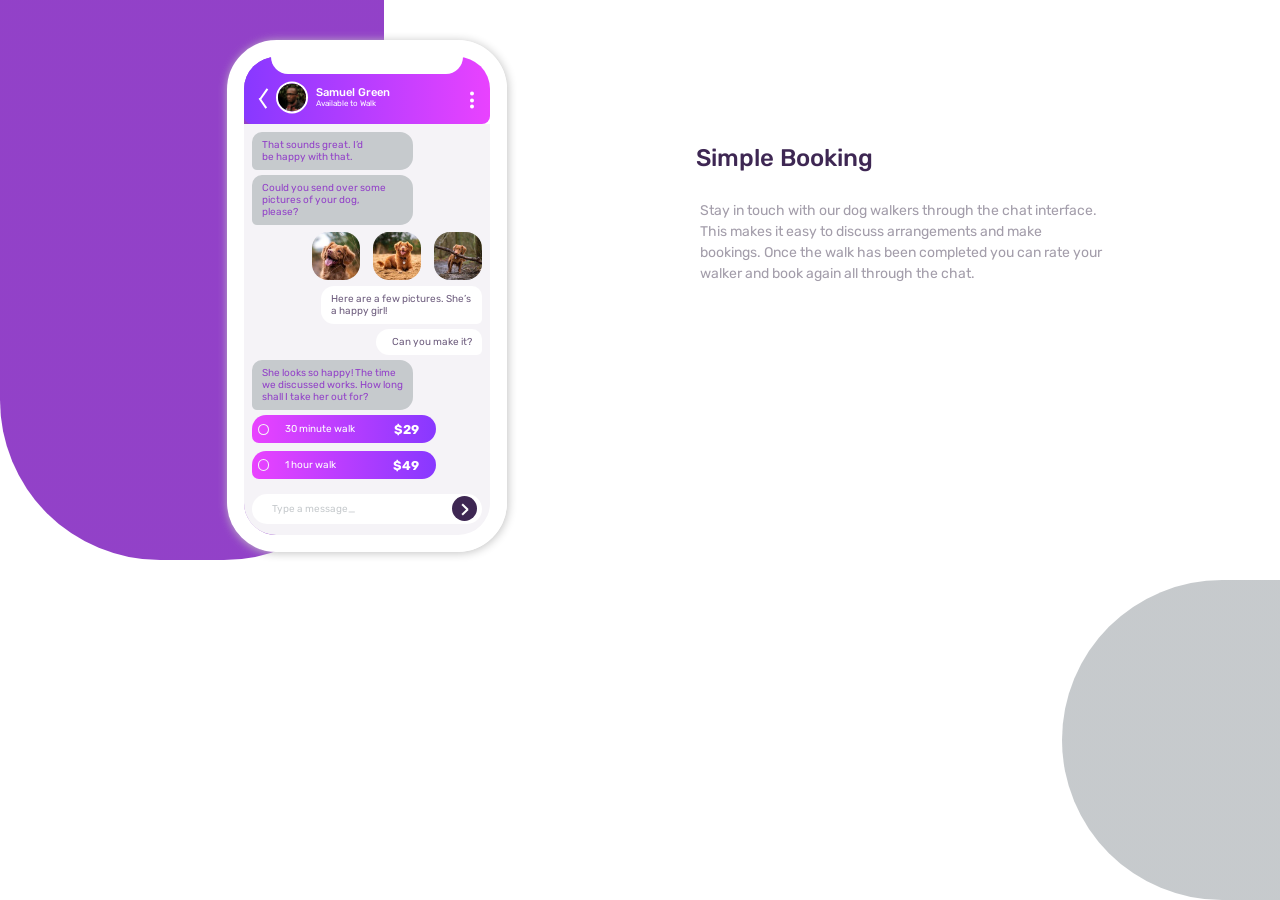
<file: chat-app-css-illustration-master/chat-app-css-illustration-master/index.html>
<!DOCTYPE html>
<html lang="en">
<head>
    <meta charset="UTF-8">
    <meta http-equiv="X-UA-Compatible" content="IE=edge">
    <meta name="viewport" content="width=device-width, initial-scale=1.0">
    <link rel="stylesheet" href="estilo.css">
    <link rel="preconnect" href="https://fonts.googleapis.com">
    <link rel="preconnect" href="https://fonts.gstatic.com" crossorigin>
    <link href="https://fonts.googleapis.com/css2?family=Rubik:wght@400;500;700&display=swap" rel="stylesheet">
    <title>Chat app CSS</title>
</head>
<body>
    <p id="background-purple"></p>
    <p id="background-gray"></p>
    <header>
        <div id="menu">
            <p id="menu-branco"></p>
            <div id="menu-content">
            <div id="menu-content1">
                <div id="menu-seta"></div>
                <img src="images/avatar.jpg" id="avatar">
            </div>
            <div id="menu-content2">
                <h1>Samuel Green</h1>
                <h2 id="state">Available to Walk</h2>
            </div>
            <div id="menu-content3">
                <div id="menu-pontos"></div>
            </div>
            </div>
        </div>
        <div class="talking">
            <p class="chat-left" id="text1">That sounds great. I’d be happy with that.</p>
            <p class="chat-left" id="text2"> Could you send over some pictures of your dog, please?</p>
            <div id="dog-imgs">
                <img src="images/dog-image-1.jpg">
                <img src="images/dog-image-2.jpg">
                <img src="images/dog-image-3.jpg">
            </div>
            <p class="chat-right" id="text3">Here are a few pictures. She’s a happy girl!</p>
            <p class="chat-right" id="text4">Can you make it?</p>
            <p class="chat-left" id="text5">She looks so happy! The time we discussed works. How long shall I take her out for?</p>
            <div class="msg-value">
                <p id="circle"></p>
                <p class="minute">30 minute walk</p>
                <p class="value">$29</p>
            </div>

            <div class="msg-value">
                <p id="circle"></p>
                <p class="minute">1 hour walk</p>
                <p class="value">$49</p>
            </div>

            <div class="type">
                <p class="type-text">Type a message_</p>
                <div id="seta"></div>
            </div>
        </div>
    </header>

    <main>
        <h2 id="title">Simple Booking</h2>
        <p id="description">  Stay in touch with our dog walkers through the chat interface. This makes it easy to 
            discuss arrangements and make bookings. Once the walk has been completed you can rate 
            your walker and book again all through the chat.</p>
    </main>
</body>
</html>
</file>
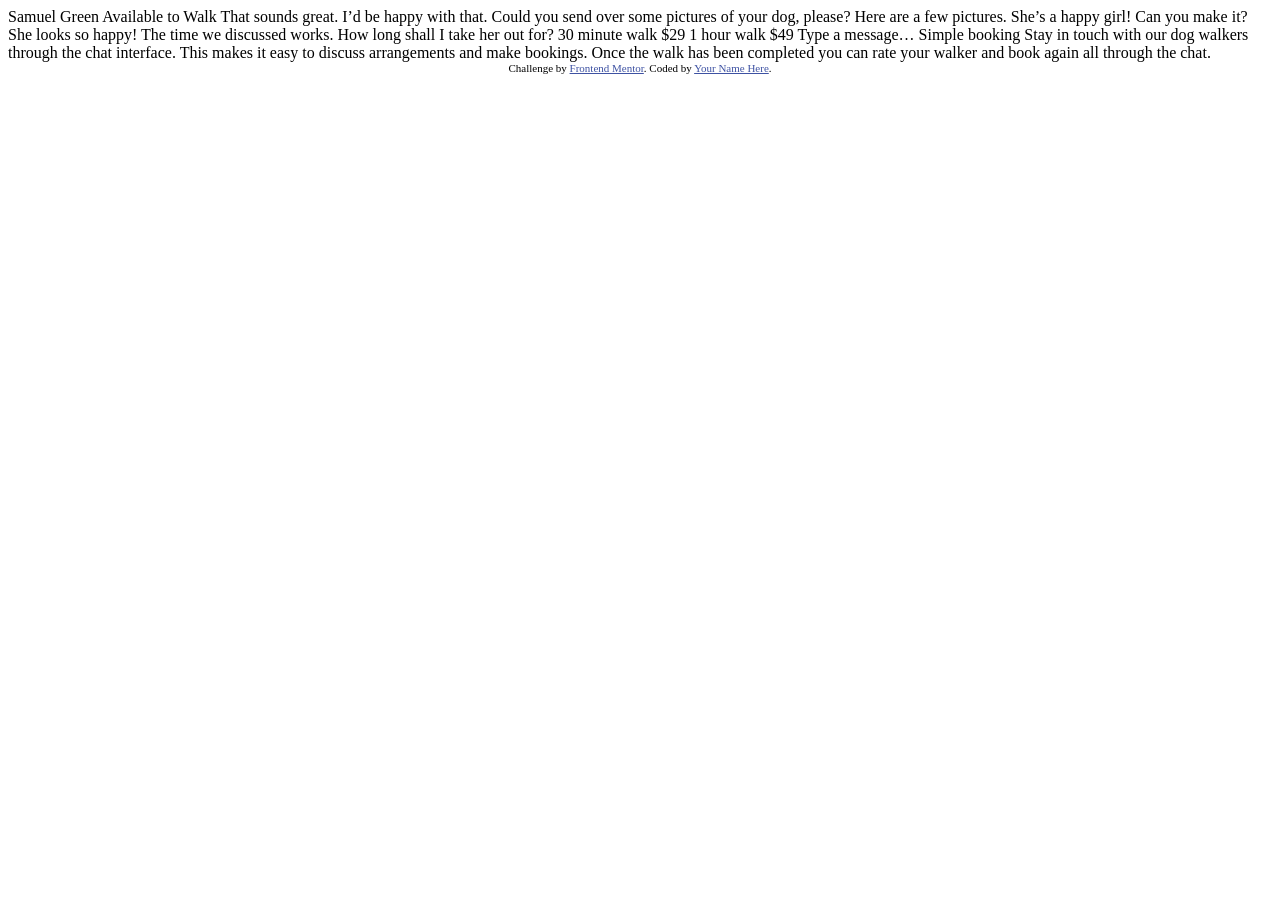
<file: chat-app-css/notes.html>
<!DOCTYPE html>
<html lang="en">
<head>
  <meta charset="UTF-8">
  <meta name="viewport" content="width=device-width, initial-scale=1.0"> <!-- displays site properly based on user's device -->

  <link rel="icon" type="image/png" sizes="32x32" href="./images/favicon-32x32.png">
  
  <title>Frontend Mentor | [Challenge Name Here]</title>

  <!-- Feel free to remove these styles or customise in your own stylesheet 👍 -->
  <style>
    .attribution { font-size: 11px; text-align: center; }
    .attribution a { color: hsl(228, 45%, 44%); }
  </style>
</head>
<body>

  Samuel Green
  Available to Walk

  That sounds great. I’d be happy with that.

  Could you send over some pictures of your dog, please?

  Here are a few pictures. She’s a happy girl!

  Can you make it?

  She looks so happy! The time we discussed works. How long shall I take her out for?

  30 minute walk
  $29

  1 hour walk
  $49

  Type a message…

  Simple booking

  Stay in touch with our dog walkers through the chat interface. This makes it easy to 
  discuss arrangements and make bookings. Once the walk has been completed you can rate 
  your walker and book again all through the chat.
  
  <div class="attribution">
    Challenge by <a href="https://www.frontendmentor.io?ref=challenge" target="_blank">Frontend Mentor</a>. 
    Coded by <a href="#">Your Name Here</a>.
  </div>
</body>
</html>
</file>
<file: chat-app-css-illustration-master/chat-app-css-illustration-master/estilo.css>
*{
    margin: 0;
    padding: 0;
    box-sizing: border-box;
}

body{
    font-size: 1em;
    font-family: "rubik";
    color: white;
    width: 90%;
    margin: 0 auto;
}

header{
    border: 1.1em solid white;
    border-top-left-radius: 3.1em;
    border-top-right-radius: 3.1em;
    box-shadow: 1px 1px 10px hsl(0, 0%, 76%);
    border-bottom-left-radius: 3.1em;
    border-bottom-right-radius: 3.1em;
    width: 370px;
    height: 740px;
    margin: 1em auto;
}

#background-purple{
    position: absolute;
    z-index: -1;
    height: 40em;
    width: 50%;
    background-image: linear-gradient(to left, hsl(276, 55%, 52%), hsl(276, 55%, 52%));
    left: 0;
    top: 0;
    border-bottom-right-radius: 50%;
}

#background-gray{
    position: absolute;
    z-index: -1;
    height: 20em;
    width: 17%;
    background-image: linear-gradient(to left, hsl(206, 6%, 79%), hsl(206, 6%, 79%));
    bottom: 0;
    right: 0;
    border-top-left-radius: 10em;
    border-bottom-left-radius: 10em;
}

#menu{
    display: flex;
    flex-direction: column;
    align-items: center;
    background-image: linear-gradient(to left, hsl(293, 100%, 63%), hsl(264, 100%, 61%));
    height: 6em;
    border-top-left-radius: 2em;
    border-top-right-radius: 2em;
    border-bottom-right-radius: .5em;
    border-bottom-left-radius: .5em;
}

#menu-branco{
    width: 15em;
    height: 2.5em;
    background-color: white;
    border-bottom-left-radius: 2.5em;
    border-bottom-right-radius: 2.5em;
}

#menu-content{
    width: 100%;
    display: flex;
    flex-direction: row;
    align-items: center;
    height: 100%;
    transform: translateY(-.1em);
}

#menu-content1{
    width: 18%;
    display: flex;
    flex-direction: row;
    align-items: center;
    height: 100%;
    margin-left: 1em;
}

#menu-content2{
    width: 70%;
    display: flex;
    flex-direction: column;
    justify-content: center;
}

#menu-content3{
    display: flex;
    flex-direction: row;
    align-items: center;
}

h1{
    font-size: 1.4em;
    font-weight: 500;
    margin-left: .6em;
}

#state{
    font-size: 14px;
    font-weight: 400;
    margin-left: 1.15em;
}

#menu-seta{
    width: 4px;
    height: 12px;
    background: white;
    transform: rotate(25deg);
    margin-right: 1em;
    position: relative;
    border-bottom-left-radius: .1em;
}

#menu-seta::before{
    content: '';
    width: 4px;
    height: 12px;
    top: .4em;
    left: .25em;
    background: white;
    transform: rotate(-60deg);
    position: absolute;
}

#avatar{
    width: 2.5em;
    height: 2.5em;
    border: 2px solid white;
    border-radius: 50%;
}

#menu-pontos{
    width: 5px;
    height: 5px;
    background: white;
    border-radius: 50%;
    position: relative;
    display: flex;
    align-self: right;
    margin-right: 1em;
}

#menu-pontos::after{
    content: '';
    width: 5px;
    height: 5px;
    background: white;
    border-radius: 50%;
    position: absolute;
    margin-top: .5em;
}

#menu-pontos::before{
    content: '';
    width: 5px;
    height: 5px;
    background: white;
    border-radius: 50%;
    position: absolute;
    margin-top: 1em;
}

/* talking */

.talking{
    background: hsl(270, 20%, 96%);
    padding: 1em;
    height: 37em;
    border-bottom-left-radius: 2em;
    border-bottom-right-radius: 2em;
}

.chat-left{
    background: hsl(206, 6%, 79%);
    width: 70%;
    border-top-left-radius: 1em;
    border-bottom-left-radius: .5em;
    border-top-right-radius: 1.3em;
    border-bottom-right-radius: 1.3em;
    color: hsl(276, 55%, 52%);
    margin-bottom: .5em;
    font-weight: 400;
    font-size: 14px;
    padding: .7em 4em .7em 1em;
}

#text2{
    padding: .7em 2em .7em 1em;
}

#dog-imgs{
    display: flex;
    justify-content: right;
    gap: .8em;
}
#dog-imgs img{
    width: 4em;
    border-radius: 1em;
    margin-top: .1em;
    margin-bottom: .1em;
}

.chat-right{
    background: hsl(0, 0%, 100%);
    width: 70%;
    border-top-left-radius: 1.3em;
    border-bottom-left-radius: 1.3em;
    border-top-right-radius: 1em;
    border-bottom-right-radius: .5em;
    color: hsl(271, 15%, 43%);
    margin-bottom: .5em;
    font-weight: 400;
    font-size: 14px;
    padding: .7em 4em .7em 1em;
}

#text3{
    margin-top: .5em;
    right: 3.7em;
    padding: 1em;
    width: 70%;
    margin-left: 30%;
    padding: .7em 1em;
}

#text4{
    width: 46%;
    text-align: right;
    padding: .7em 1em;
    margin-left: 54%;
}

#text5{
    padding: .7em 1em;
}

.msg-value{
    background-image: linear-gradient(to right, hsl(293, 100%, 63%), hsl(264, 100%, 61%));
    width: 80%;
    padding: .7em 1em;
    display: flex;
    align-items: center;
    border-top-left-radius: 1em;
    border-bottom-left-radius: .5em;
    border-top-right-radius: 1em;
    border-bottom-right-radius: 1em;
    margin-bottom: .5em;
}

#circle{
    width: 1em;
    height: 1em;;
    border-radius: 50%;
    border: 1px solid hsl(270, 20%, 96%);
    margin-right: 1em;
}

.minute{
    width: 65%;
    font-size: 13px;
}

.value{
    font-weight: 700;
    font-size: 1.2em;
}

.type{
    width: 100%;
    height: 3em;
    margin-top: 1em;
    background: hsl(0, 0%, 100%);
    border-radius: 2em;
    display: flex;
    align-items: center;
}

.type-text{
    color: hsl(206, 6%, 79%);
    font-size: 13px;
    text-indent: 2em;
    width: 85%;
}

#seta{
    width: 2.5em;
    height: 2.5em;
    background: hsl(271, 36%, 24%);
    border-radius: 50%;
    display: flex;
    align-items: center;
    position: relative;
}

#seta::before{
    content: "";
    position: absolute;
    width: 2px;
    height: .8em;
    background: hsl(0, 0%, 100%);
    left: 1.23em;
    top: .7em;
    transform: rotate(-45deg);
}

#seta::after{
    content: "";
    position: absolute;
    width: 2px;
    height: .8em;
    top: 1.16em;
    background: hsl(0, 0%, 100%);
    left: 1.23em;
    transform: rotate(45deg);
}

/* MAIN */

#title{
    color: hsl(271, 36%, 24%);
    text-align: center;
    margin-top: 3em;
    font-weight: 500;
}

#description{
    color: hsl(270, 7%, 64%);
    font-size: 14px;
    text-align: center;
    margin-top: 2em;
    padding: 0 2em;
    line-height: 1.5;
    margin-bottom: 3.5em;
}


@media screen and (min-width: 300px){

    #background-purple{
        height: 30em;
    }

    #menu-branco{
        width: 78%;
    }

    h1{
        font-size: 1em;
        margin-left: 1.1em;
    }

    #state{
        font-size: 12px;
        margin-left: 1.5em;
    }

    #menu-seta::after{
        content: '';
        width: 4px;
        height: 13px;
        top: -1px;
        left: 1px;
        background: white;
        transform: rotate(10deg);
        position: absolute;
    }

    #menu-content2{
        width: 69%;
    }

    header{
        width: 290px;
        height: 35.1em;
    }

    .talking{
        height: 27em;
    }

    .chat-left, .chat-right{
        font-size: 10px;
    } 

    #dog-imgs img{
        width: 3em;
    }

    .minute{
        font-size: 10px;
    }

    .value{
        font-size: .8em;
        margin-right: .8em;
    }

    .type{
        margin-top: 2em;
        font-size: 10px;
    }

    .type-text{
        font-size: 10px;
        width: 87%;
    }

    .msg-value{
        padding: .4em;
    }
}

@media screen and (min-width: 1000px){

        body{
            display: flex;
            justify-content: space-around;
        }

        #menu-branco{
            width: 78%;
            height: 1.2em;
        }

        #background-purple{
            width: 30%;
            height: 35em;
            border-bottom-left-radius: 10em;
            border-bottom-right-radius: 10em;
        }
    
        h1{
            font-size: .7em;
            margin-left: 1.1em;
        }

        #menu{
            height: 4.2em;
        }

        #menu-content{
            height: 3.5em;
        }
    
        #state{
            font-size: 8px;
            margin-left: 1.5em;
        }

        #avatar{
            width: 2em;
            height: 2em;
        }

        #menu-seta::after{
            content: '';
            width: 2px;
            height: 13px;
            top: -5px;
            left: .8px;
            background: white;
            transform: rotate(10deg);
            position: absolute;
        }

        #menu-seta::before{
            width: 2px;
            top: 4.1px;
        }

        #menu-pontos{
            width: 4px;
            height: 4px;
            align-items: center;
            top: -4px;
        }

        #menu-pontos::after{
            width: 4px;
            height: 4px;
            top: -.1em;
        }
        
        #menu-pontos::before{
            width: 4px;
            height: 4px;
            top: -3px;
        }

        header{
            width: 280px;
            height: 32em;
            margin: 2.5em 0em 2.5em 5em;
        }
    
        .talking{
            height: 25.7em;
            padding: 0.5em;
        }
    
        .chat-left, .chat-right{
            font-size: 10px;
        } 
    
        #dog-imgs img{
            width: 3em;
        }
    
        .minute{
            font-size: 10px;
        }
    
        .value{
            font-size: .8em;
            margin-right: .8em;
        }
    
        .type{
            margin-top: 1.5em;
            font-size: 10px;
        }

        .type-text{
            font-size: 10px;
        }
    
        .msg-value{
            padding: .4em;
        }

        #circle{
            width: .7em;
            height: .7em;
        }

        main{
            width: 40%;
        }

        #title{
            text-align: left;
            padding: 3em 1em 0em 1em;
        }

        #description{
            text-align: left;
        }
}
</file>
